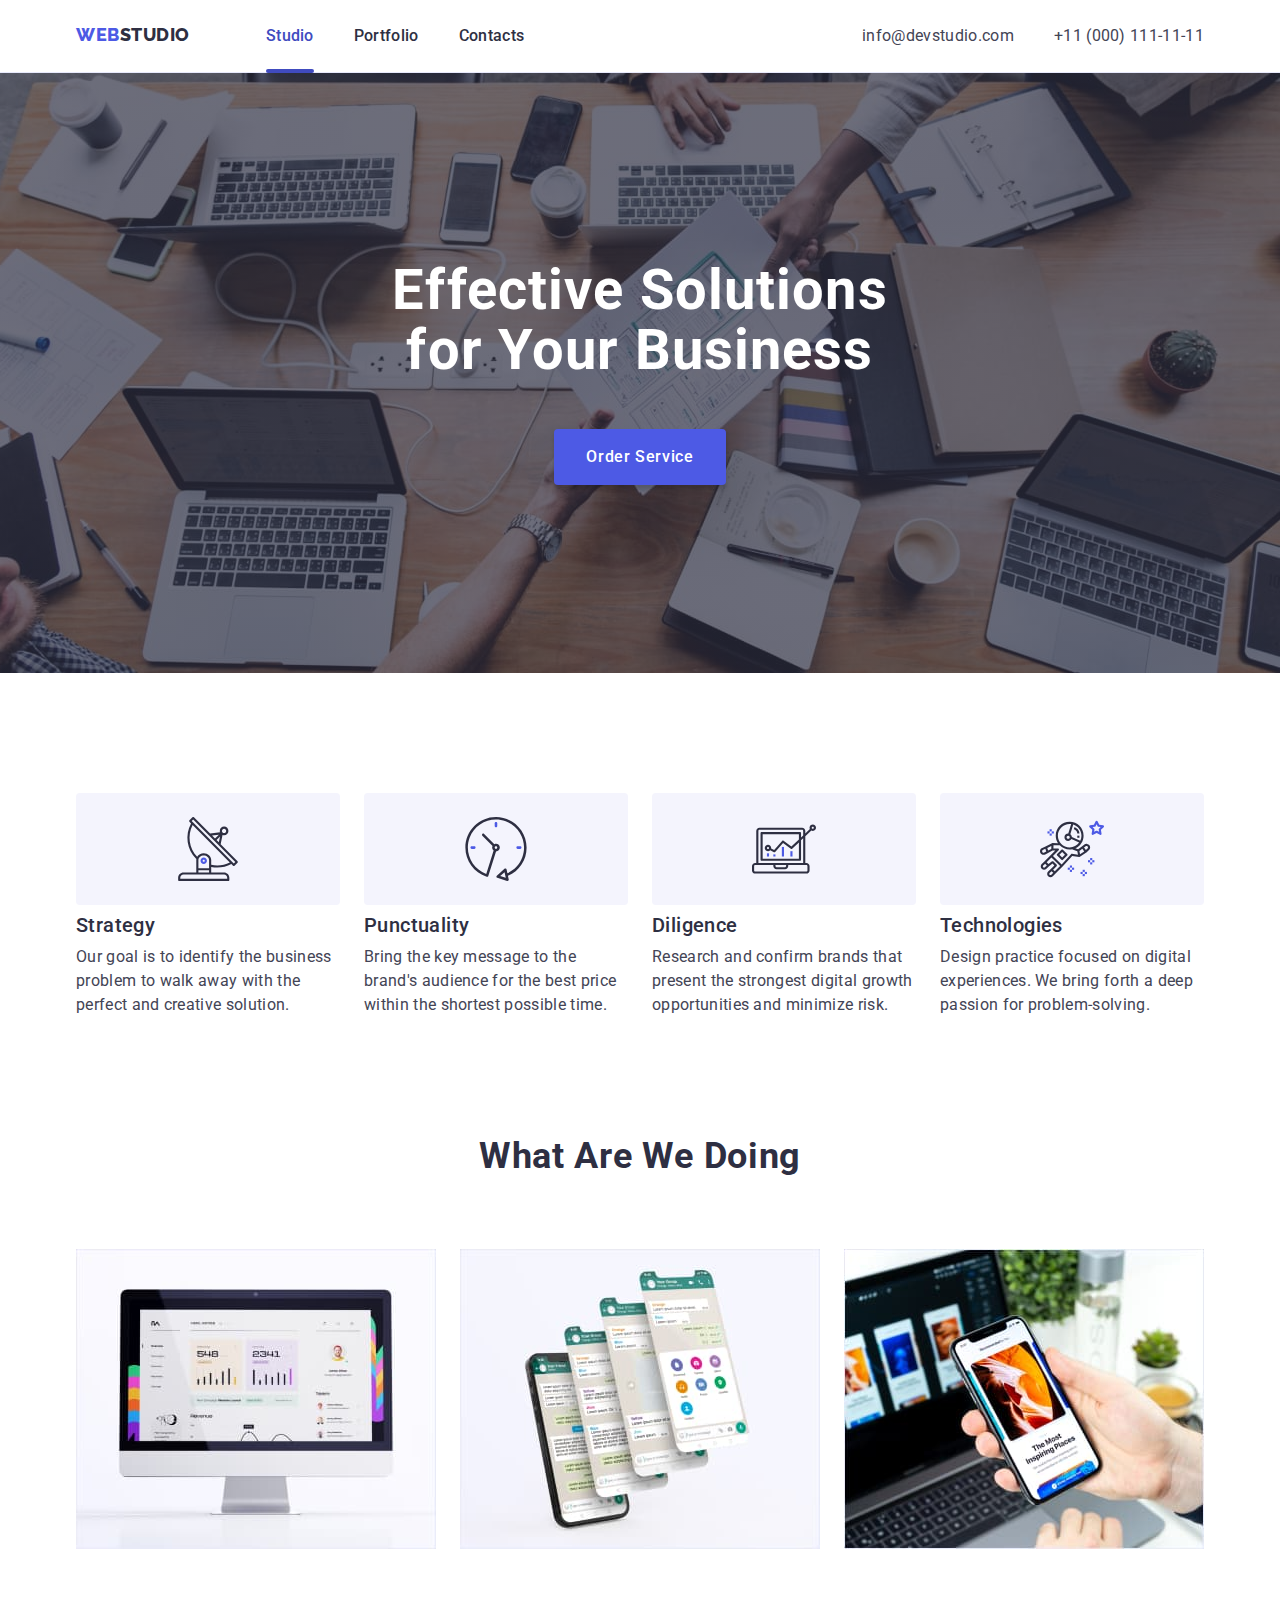
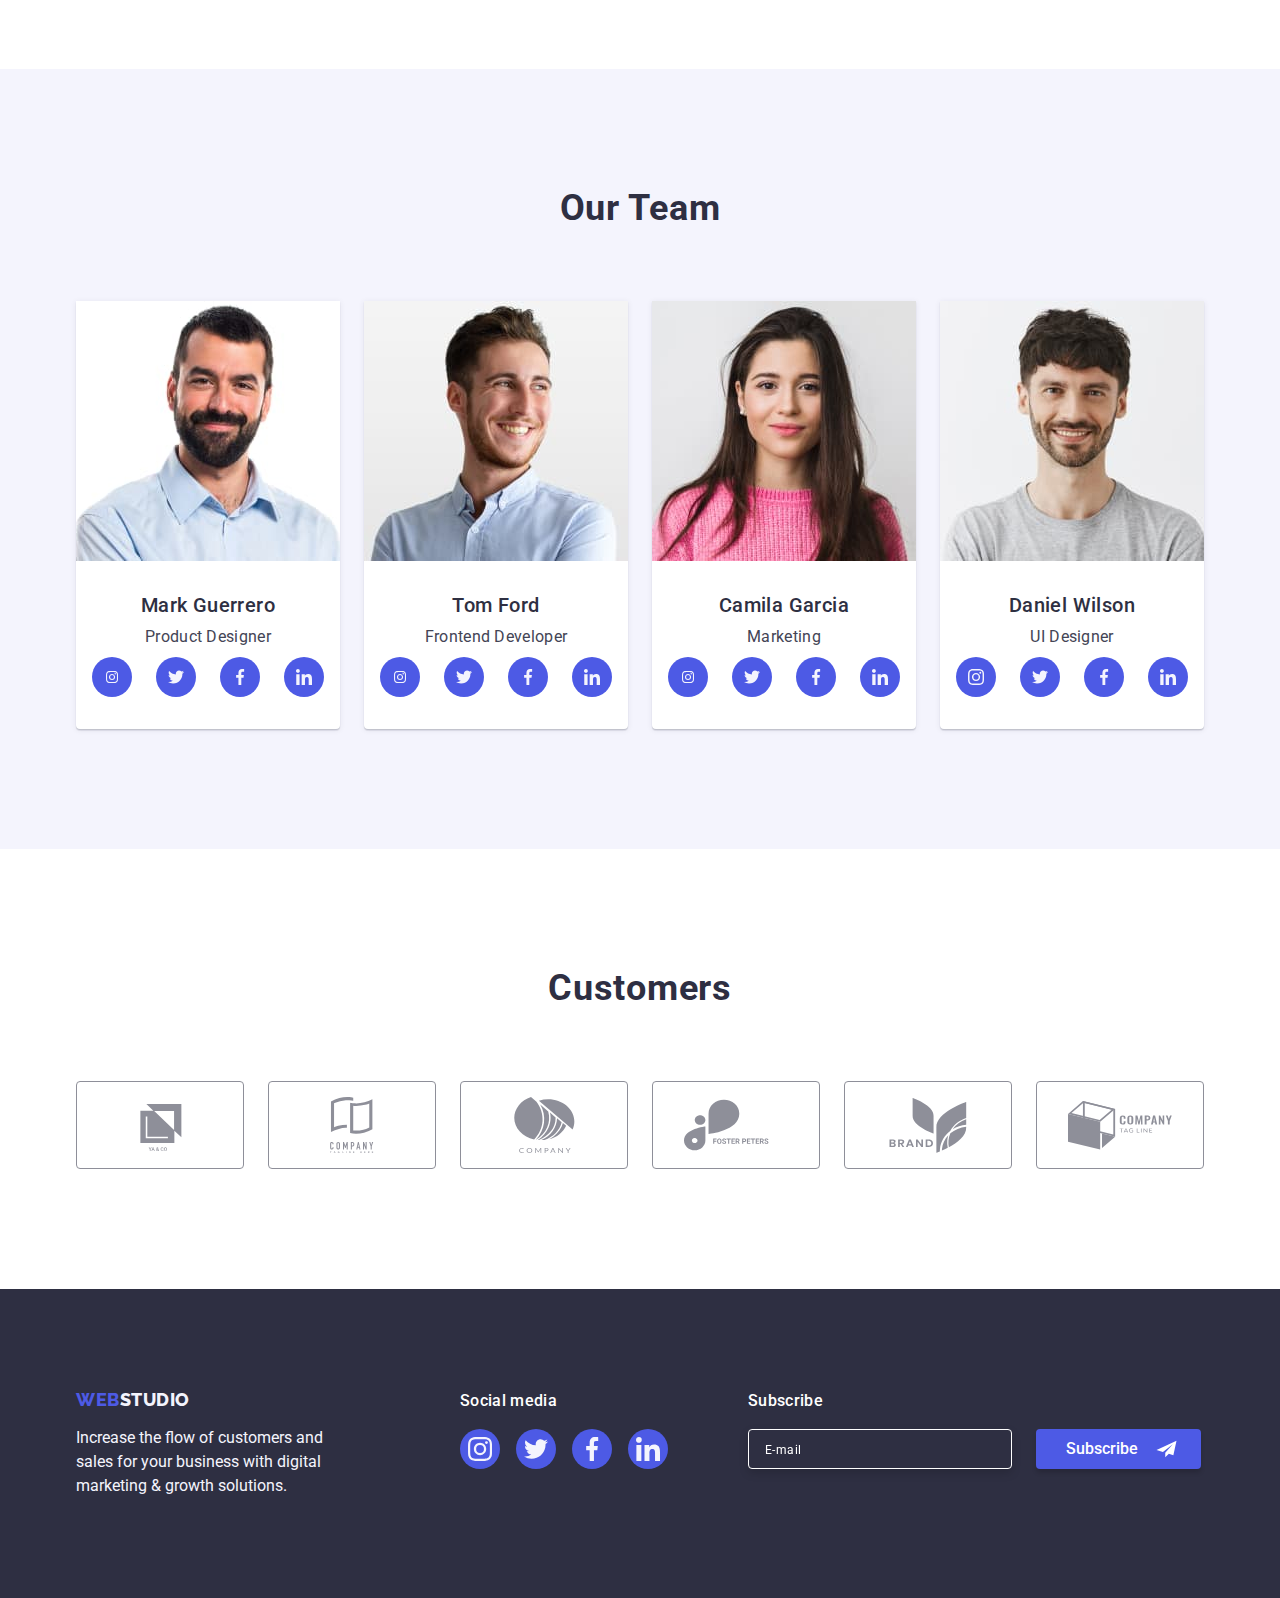
<file: index.html>
<!DOCTYPE html>
<html lang="en">
  <head>
    <meta charset="UTF-8" />
    <meta http-equiv="X-UA-Compatible" content="IE=edge" />
    <meta name="viewport" content="width=device-width, initial-scale=1.0" />
    <link rel="preconnect" href="https://fonts.googleapis.com" />
    <link rel="preconnect" href="https://fonts.gstatic.com" crossorigin />
    <link
      href="https://fonts.googleapis.com/css2?family=Raleway:wght@800&family=Roboto:wght@400;500;700;900&display=swap"
      rel="stylesheet"
    />
    <link
      rel="stylesheet"
      href="https://cdnjs.cloudflare.com/ajax/libs/modern-normalize/1.1.0/modern-normalize.min.css"
    />
    <title>WEBSTUDIO</title>
    <link rel="stylesheet" href="./css/styles.css" />
  </head>
  <body>
    <!-- HEADER -->
    <header class="header">
      <div class="container header-container">
        <nav>
          <!-- LOGO -->

          <a href="./index.html" class="logo-icon link"
            >Web<span class="icon-logo">Studio</span></a
          >

          <!-- NAVIGATION LIST -->

          <ul class="list nav-conteainer">
            <li class="nav-list-item container-item">
              <a class="link current link-itms" href="./index.html">Studio</a>
            </li>
            <li class="nav-list-item container-item">
              <a class="link link-itms" href="./portfolio.html">Portfolio</a>
            </li>
            <li class="nav-list-item container-item">
              <a class="link link-itms" href="">Contacts</a>
            </li>
          </ul>
        </nav>
        <!-- ADDRESS CONTACTS -->
        <address class="address-section">
          <ul class="list address-container">
            <li>
              <a class="contacts link" href="mailto:info@devstudio.com"
                >info@devstudio.com</a
              >
            </li>
            <li>
              <a class="contacts link" href="tel:+110001111111"
                >+11 (000) 111-11-11</a
              >
            </li>
          </ul>
        </address>
      </div>
    </header>
    <main>
      <!-- Section 1 -->

      <section class="hero-section">
        <div class="container">
          <h1 class="hero-title">Effective Solutions for Your Business</h1>
          <button
            data-modal-open
            type="button"
            class="order-button order-container"
          >
            Order Service
          </button>
        </div>
      </section>

      <!-- SECTION 2 ABOUT US -->

      <section class="section-about-us">
        <div class="container">
          <h2 class="visually-hidden">About us</h2>
          <ul class="list container-about">
            <li class="about-items icon-antenna">
              <h3 class="about-title">Strategy</h3>
              <p class="about-subtitle">
                Our goal is to identify the business problem to walk away with
                the perfect and creative solution.
              </p>
            </li>
            <li class="about-items icon-clock">
              <h3 class="about-title">Punctuality</h3>
              <p class="about-subtitle">
                Bring the key message to the brand's audience for the best price
                within the shortest possible time.
              </p>
            </li>
            <li class="about-items icon-diagram">
              <h3 class="about-title">Diligence</h3>
              <p class="about-subtitle">
                Research and confirm brands that present the strongest digital
                growth opportunities and minimize risk.
              </p>
            </li>
            <li class="about-items icon-astronaut">
              <h3 class="about-title">Technologies</h3>
              <p class="about-subtitle">
                Design practice focused on digital experiences. We bring forth a
                deep passion for problem-solving.
              </p>
            </li>
          </ul>
        </div>
      </section>
      <!-- SECTION 3 WORK -->
      <section>
        <div class="container">
          <h2 class="works-title">What are we doing</h2>
          <ul class="list work-container">
            <li class="work-list">
              <img
                src="./images/rectangle71.jpg"
                alt="view  monitor"
                width="360"
              />
            </li>
            <li class="work-list">
              <img
                src="./images/rectangle72.jpg"
                alt="view mobile phone"
                width="360"
              />
            </li>
            <li class="work-list">
              <img
                src="./images/Rectangle73.jpg"
                alt="view mobile phone and desktop"
                width="360"
              />
            </li>
          </ul>
        </div>
      </section>
      <!-- SECTION 4 WORK -->
      <section class="team-wrap">
        <div class="container">
          <h2 class="team-title">Our Team</h2>
          <ul class="list team-container">
            <li class="team-itms">
              <img
                src="./images/our_team_foto/mark_guerrero.jpg"
                alt="photo our Product Designer"
                width="264"
              />

              <div class="team-text-wrap">
                <h3 class="team-headline">Mark Guerrero</h3>
                <p class="team-text">Product Designer</p>

                <ul class="team-soc-list list">
                  <li class="team-soc-item">
                    <a class="team-soc-link link" href="">
                      <svg class="team-soc-icon" width="12px" height="12px">
                        <use
                          href="./images/symbol-defs.svg#icon-instagram-2"
                        ></use>
                      </svg>
                    </a>
                  </li>
                  <li class="team-soc-item">
                    <a class="team-soc-link link" href="">
                      <svg class="team-soc-icon" width="16px" height="16px">
                        <use
                          href="./images/symbol-defs.svg#icon-twitter-1"
                        ></use>
                      </svg>
                    </a>
                  </li>
                  <li class="team-soc-item">
                    <a class="team-soc-link link" href="">
                      <svg class="team-soc-icon" width="16px" height="16px">
                        <use
                          class="team-soc-icon"
                          href="./images/symbol-defs.svg#icon-facebook-1"
                        ></use>
                      </svg>
                    </a>
                  </li>
                  <li class="team-soc-item">
                    <a class="team-soc-link link" href="">
                      <svg class="team-soc-icon" width="16px" height="16px">
                        <use
                          class="team-soc-icon"
                          href="./images/symbol-defs.svg#icon-linkedin-1"
                        ></use>
                      </svg>
                    </a>
                  </li>
                </ul>
              </div>
            </li>
            <li class="team-itms">
              <img
                src="./images/our_team_foto/tom_ford.jpg"
                alt="photo our Frontend Developer"
                width="264"
              />
              <div class="team-text-wrap">
                <h3 class="team-headline">Tom Ford</h3>
                <p class="team-text">Frontend Developer</p>

                <ul class="team-soc-list list">
                  <li class="team-soc-item">
                    <a class="team-soc-link link" href="">
                      <svg class="team-soc-icon" width="12px" height="12px">
                        <use
                          href="./images/symbol-defs.svg#icon-instagram-2"
                        ></use>
                      </svg>
                    </a>
                  </li>
                  <li class="team-soc-item">
                    <a class="team-soc-link link" href="">
                      <svg class="team-soc-icon" width="16px" height="16px">
                        <use
                          href="./images/symbol-defs.svg#icon-twitter-1"
                        ></use>
                      </svg>
                    </a>
                  </li>
                  <li class="team-soc-item">
                    <a class="team-soc-link link" href="">
                      <svg class="team-soc-icon" width="16px" height="16px">
                        <use
                          class="team-soc-icon"
                          href="./images/symbol-defs.svg#icon-facebook-1"
                        ></use>
                      </svg>
                    </a>
                  </li>
                  <li class="team-soc-item">
                    <a class="team-soc-link link" href="">
                      <svg class="team-soc-icon" width="16px" height="16px">
                        <use
                          class="team-soc-icon"
                          href="./images/symbol-defs.svg#icon-linkedin-1"
                        ></use>
                      </svg>
                    </a>
                  </li>
                </ul>
              </div>
            </li>
            <li class="team-itms">
              <img
                src="./images/our_team_foto/camila_garcia.jpg"
                alt="photo our Marketing"
                width="264"
              />
              <div class="team-text-wrap">
                <h3 class="team-headline">Camila Garcia</h3>
                <p class="team-text">Marketing</p>

                <ul class="team-soc-list list">
                  <li class="team-soc-item">
                    <a class="team-soc-link link" href="">
                      <svg class="team-soc-icon" width="12px" height="12px">
                        <use
                          href="./images/symbol-defs.svg#icon-instagram-2"
                        ></use>
                      </svg>
                    </a>
                  </li>
                  <li class="team-soc-item">
                    <a class="team-soc-link link" href="">
                      <svg class="team-soc-icon" width="16px" height="16px">
                        <use
                          href="./images/symbol-defs.svg#icon-twitter-1"
                        ></use>
                      </svg>
                    </a>
                  </li>
                  <li class="team-soc-item">
                    <a class="team-soc-link link" href="">
                      <svg class="team-soc-icon" width="16px" height="16px">
                        <use
                          class="team-soc-icon"
                          href="./images/symbol-defs.svg#icon-facebook-1"
                        ></use>
                      </svg>
                    </a>
                  </li>
                  <li class="team-soc-item">
                    <a class="team-soc-link link" href="">
                      <svg class="team-soc-icon" width="16px" height="16px">
                        <use
                          class="team-soc-icon"
                          href="./images/symbol-defs.svg#icon-linkedin-1"
                        ></use>
                      </svg>
                    </a>
                  </li>
                </ul>
              </div>
            </li>
            <li class="team-itms">
              <img
                src="./images/our_team_foto/daniel_wilson.jpg"
                alt="photo our UI Designer"
                width="264"
              />
              <div class="team-text-wrap">
                <h3 class="team-headline">Daniel Wilson</h3>
                <p class="team-text">UI Designer</p>

                <ul class="team-soc-list list">
                  <li class="team-soc-item">
                    <a class="team-soc-link link" href="">
                      <svg class="team-soc-icon" width="16px" height="16px">
                        <use
                          href="./images/symbol-defs.svg#icon-instagram-2"
                        ></use>
                      </svg>
                    </a>
                  </li>
                  <li class="team-soc-item">
                    <a class="team-soc-link link" href="">
                      <svg class="team-soc-icon" width="16px" height="16px">
                        <use
                          href="./images/symbol-defs.svg#icon-twitter-1"
                        ></use>
                      </svg>
                    </a>
                  </li>
                  <li class="team-soc-item">
                    <a class="team-soc-link link" href="">
                      <svg class="team-soc-icon" width="16px" height="16px">
                        <use
                          class="team-soc-icon"
                          href="./images/symbol-defs.svg#icon-facebook-1"
                        ></use>
                      </svg>
                    </a>
                  </li>
                  <li class="team-soc-item">
                    <a class="team-soc-link link" href="">
                      <svg class="team-soc-icon" width="16px" height="16px">
                        <use
                          class="team-soc-icon"
                          href="./images/symbol-defs.svg#icon-linkedin-1"
                        ></use>
                      </svg>
                    </a>
                  </li>
                </ul>
              </div>
            </li>
          </ul>
        </div>
      </section>
      <!-- Customers -->
      <section class="customer">
        <div class="container">
          <h2 class="customer-title">Customers</h2>
          <ul class="customers-list list">
            <li class="customer-items">
              <a href="" class="customer-link link">
                <svg class="customer-icon" width="104px" height="56px">
                  <use href="./images/symbol-defs.svg#icon-yaco"></use>
                </svg>
              </a>
            </li>
            <li class="customer-items">
              <a href="" class="customer-link link">
                <svg class="customer-icon" width="104px" height="56px">
                  <use href="./images/symbol-defs.svg#icon-company2"></use>
                </svg>
              </a>
            </li>
            <li class="customer-items">
              <a href="" class="customer-link link">
                <svg class="customer-icon" width="104px" height="56px">
                  <use href="./images/symbol-defs.svg#icon-company3"></use>
                </svg>
              </a>
            </li>
            <li class="customer-items">
              <a href="" class="customer-link link">
                <svg class="customer-icon" width="104px" height="56px">
                  <use href="./images/symbol-defs.svg#icon-foster-peters"></use>
                </svg>
              </a>
            </li>
            <li class="customer-items">
              <a href="" class="customer-link link">
                <svg class="customer-icon" width="104px" height="56px">
                  <use href="./images/symbol-defs.svg#icon-brand"></use>
                </svg>
              </a>
            </li>
            <li class="customer-items">
              <a href="" class="customer-link link">
                <svg class="customer-icon" width="104px" height="56px">
                  <use href="./images/symbol-defs.svg#icon-tag-line"></use>
                </svg>
              </a>
            </li>
          </ul>
        </div>
      </section>
    </main>
    <footer class="footer">
      <div class="container footer-container">
        <div class="footer-logo-container">
          <a href="./index.html" class="logo-icon link"
            >Web<span class="icon-logo-footer">Studio</span></a
          >
          <p class="footer-text">
            Increase the flow of customers and sales for your business with
            digital marketing & growth solutions.
          </p>
        </div>

        <div class="footer-soc-container">
          <p class="footer-soc-text">Social media</p>
          <ul class="footer-soc-list list">
            <li class="footer-soc-item">
              <a class="footer-soc-link link" href="">
                <svg class="footer-soc-icon" width="24px" height="24px">
                  <use href="./images/symbol-defs.svg#icon-instagram-2"></use>
                </svg>
              </a>
            </li>
            <li class="footer-soc-item">
              <a class="footer-soc-link link" href="">
                <svg class="footer-soc-icon" width="24px" height="24px">
                  <use href="./images/symbol-defs.svg#icon-twitter-1"></use>
                </svg>
              </a>
            </li>
            <li class="footer-soc-item">
              <a class="footer-soc-link link" href="">
                <svg class="footer-soc-icon" width="24px" height="24px">
                  <use
                    class="team-soc-icon"
                    href="./images/symbol-defs.svg#icon-facebook-1"
                  ></use>
                </svg>
              </a>
            </li>
            <li class="footer-soc-item">
              <a class="footer-soc-link link" href="">
                <svg class="footer-soc-icon" width="24px" height="24px">
                  <use
                    class="team-soc-icon"
                    href="./images/symbol-defs.svg#icon-linkedin-1"
                  ></use>
                </svg>
              </a>
            </li>
          </ul>
        </div>
        <div class="subscribe-container">
          <p class="footer-soc-text">Subscribe</p>
          <form class="subscribe-wrap">
            <label aria-label="footer-input-subscribe">
              <input
                class="subscribe-input"
                type="email"
                name="email"
                id="email"
                placeholder="E-mail"
              />
            </label>
            <button type="submit" class="subscribe-btn">
              <span class="subscribe-text">Subscribe</span>
              <svg class="icon-send" widht="24" height="20">
                <use href="./images/form.svg#icon-icon_send"></use>
              </svg>
            </button>
          </form>
        </div>
      </div>
    </footer>
    <div data-modal class="backdrop is-hidden">
      <div class="modal">
        <button type="button" class="close-btn" data-modal-close>
          <svg class="close-icon">
            <use
              class="close-tag"
              href="./images/closetagdefs.svg#icon-Vector"
              width="8px"
              height="8px"
            ></use>
          </svg>
        </button>
        <p class="form-title">Leave your contacts and we will call you back</p>
        <form class="modal-form">
          <label class="form-subtitle">
            <span>Name</span>
            <div class="modal-wrap">
              <input class="modal-input" type="user-name" name="user-name" />
              <svg class="modal-icon" width="18px" height="18px">
                <use href="./images/form.svg#icon-person_black"></use>
              </svg>
            </div>
          </label>
          <label class="form-subtitle">
            <span>Phone</span>
            <div class="modal-wrap">
              <input class="modal-input" type="tel" name="user-tel" />
              <svg class="modal-icon" width="18px" height="24px">
                <use href="./images/form.svg#icon-phone_black"></use>
              </svg>
            </div>
          </label>

          <label class="form-subtitle">
            <span>Email</span>
            <div class="modal-wrap">
              <input class="modal-input" type="email" name="user-email" />
              <svg class="modal-icon" width="18px" height="24px">
                <use href="./images/form.svg#icon-email_black"></use>
              </svg>
            </div>
          </label>
          <label class="form-subtitle textarea">
            <span>Comment</span>
            <textarea
              class="textarea-input"
              name="comment"
              placeholder="Text input"
            ></textarea>
          </label>
          <div class="modal-feild">
            <input
              class="input-check visually-hidden"
              type="checkbox"
              name="privacy"
              id="privacy"
              value="tru"
            />
            <label for="privacy" class="check-text">
              <span>
                <svg class="check-icon" width="10px" height="8px">
                  <use href="./images/form.svg#icon-Check"></use>
                </svg>
              </span>
              I accept the terms and conditions of the
              <a class="privasy-link" href="">Privacy Policy </a>
            </label>
          </div>
          <button type="submit" class="send-btn">Send</button>
        </form>
      </div>
    </div>
    <script src="./js/modal.js"></script>
  </body>
</html>
</file>
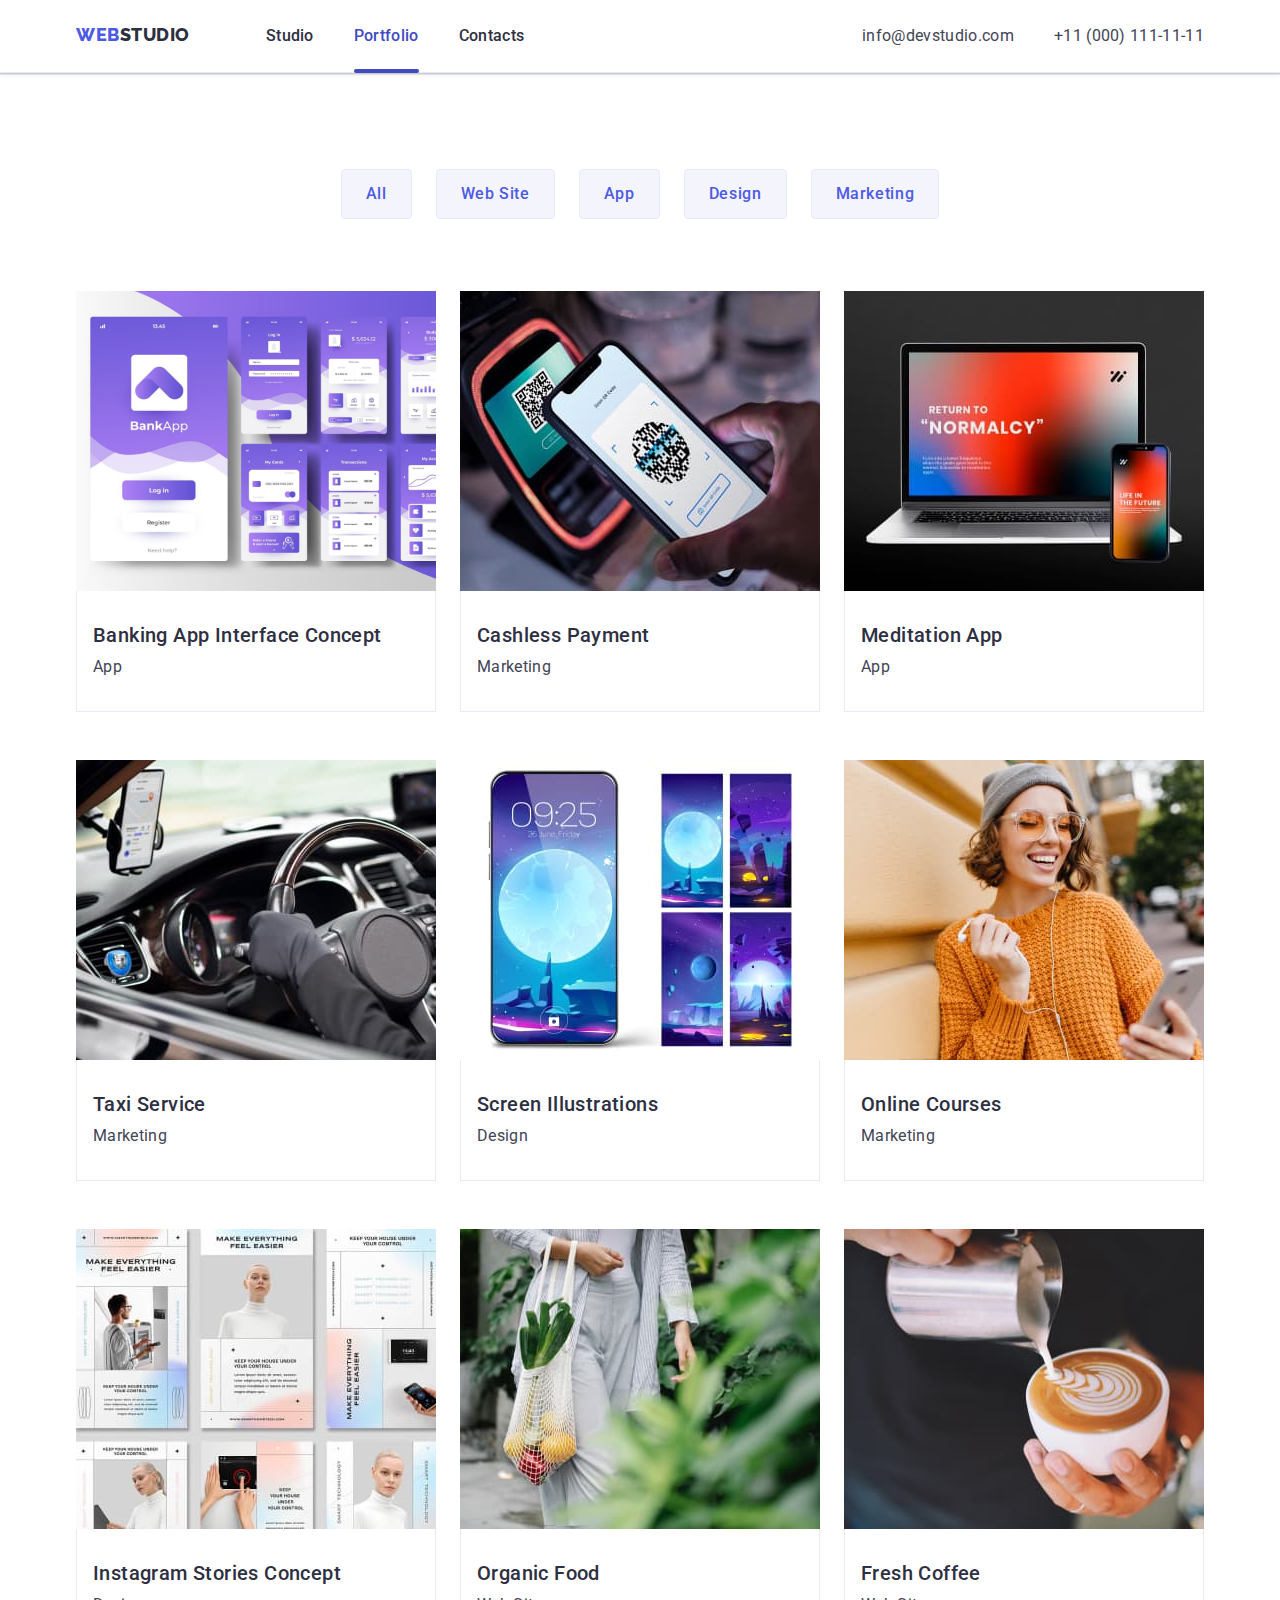
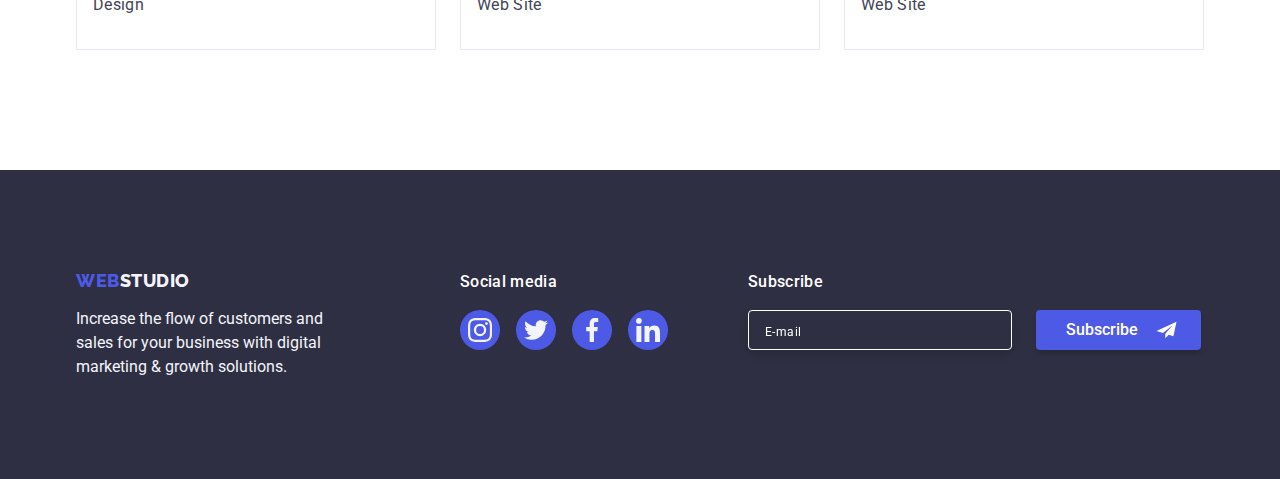
<file: portfolio.html>
<!DOCTYPE html>
<html lang="en">
  <head>
    <meta charset="UTF-8" />
    <meta http-equiv="X-UA-Compatible" content="IE=edge" />
    <meta name="viewport" content="width=device-width, initial-scale=1.0" />
    <link rel="preconnect" href="https://fonts.googleapis.com" />
    <link rel="preconnect" href="https://fonts.gstatic.com" crossorigin />
    <link
      href="https://fonts.googleapis.com/css2?family=Raleway:wght@800&family=Roboto:wght@400;500;700;900&display=swap"
      rel="stylesheet"
    />
    <link
      rel="stylesheet"
      href="https://cdnjs.cloudflare.com/ajax/libs/modern-normalize/1.1.0/modern-normalize.min.css"
    />
    <title>WEBSTUDIO</title>
    <link rel="stylesheet" href="./css/styles.css" />
  </head>
  <body>
    <header class="header">
      <div class="container header-container">
        <nav>
          <!-- LOGO -->

          <a href="./index.html" class="logo-icon link"
            >Web<span class="icon-logo">Studio</span></a
          >

          <!-- NAVIGATION LIST -->

          <ul class="list nav-conteainer">
            <li class="nav-list-item container-item">
              <a class="link link-itms" href="./index.html">Studio</a>
            </li>
            <li class="nav-list-item container-item">
              <a class="link current link-itms" href="./portfolio.html"
                >Portfolio</a
              >
            </li>
            <li class="nav-list-item container-item">
              <a class="link link-itms" href="">Contacts</a>
            </li>
          </ul>
        </nav>
        <!-- ADDRESS CONTACTS -->
        <address class="address-section">
          <ul class="list address-container">
            <li>
              <a class="contacts link" href="mailto:info@devstudio.com"
                >info@devstudio.com</a
              >
            </li>
            <li>
              <a class="contacts link" href="tel:+110001111111"
                >+11 (000) 111-11-11</a
              >
            </li>
          </ul>
        </address>
      </div>
    </header>
    <main>
      <section class="section-portfolio">
        <div class="container">
          <h1 class="visually-hidden">Portfolio</h1>
          <ul class="list filter-container">
            <li>
              <button class="filter-list-item" type="button">All</button>
            </li>
            <li>
              <button class="filter-list-item" type="button">Web Site</button>
            </li>
            <li>
              <button class="filter-list-item" type="button">App</button>
            </li>
            <li>
              <button class="filter-list-item" type="button">Design</button>
            </li>
            <li>
              <button class="filter-list-item" type="button">Marketing</button>
            </li>
          </ul>
          <ul class="list img-container">
            <li class="img-work">
              <a href="" class="img-link link">
                <div class="work-cover-wrap">
                  <img
                    src="./images/portfolio/banking_app_interface_concept.jpg"
                    alt="photo our app"
                    height="300"
                  />
                  <p class="work-cover-text">
                    14 Stylish and User-Friendly App Design Concepts · Task
                    Manager App · Calorie Tracker App · Exotic Fruit Ecommerce
                    App · Cloud Storage App
                  </p>
                </div>
                <div class="work-text-wrap">
                  <h2 class="work-lead">Banking App Interface Concept</h2>
                  <p class="work-lead-text">App</p>
                </div>
              </a>
            </li>
            <li class="img-work">
              <a href="" class="img-link link">
                <div class="work-cover-wrap">
                  <img
                    src="./images/portfolio/cashless_payment.jpg"
                    alt="photo Cashless Payment"
                    width="360"
                    height="300"
                  />
                  <p class="work-cover-text">
                    14 Stylish and User-Friendly App Design Concepts · Task
                    Manager App · Calorie Tracker App · Exotic Fruit Ecommerce
                    App · Cloud Storage App
                  </p>
                </div>
                <div class="work-text-wrap">
                  <h2 class="work-lead">Cashless Payment</h2>
                  <p class="work-lead-text">Marketing</p>
                </div>
              </a>
            </li>
            <li class="img-work">
              <a href="" class="img-link link">
                <div class="work-cover-wrap">
                  <img
                    src="./images/portfolio/meditation_app.jpg"
                    alt="photo leptop and phone with our app"
                    width="360"
                    height="300"
                  />
                  <p class="work-cover-text">
                    14 Stylish and User-Friendly App Design Concepts · Task
                    Manager App · Calorie Tracker App · Exotic Fruit Ecommerce
                    App · Cloud Storage App
                  </p>
                </div>
                <div class="work-text-wrap">
                  <h2 class="work-lead">Meditation App</h2>
                  <p class="work-lead-text">App</p>
                </div>
              </a>
            </li>

            <li class="img-work">
              <a href="" class="img-link link">
                <div class="work-cover-wrap">
                  <img
                    src="./images/portfolio/taxi_service.jpg"
                    alt="photo cellphone and taxi-driver"
                    width="360"
                    height="300"
                  />
                  <p class="work-cover-text">
                    14 Stylish and User-Friendly App Design Concepts · Task
                    Manager App · Calorie Tracker App · Exotic Fruit Ecommerce
                    App · Cloud Storage App
                  </p>
                </div>
                <div class="work-text-wrap">
                  <h2 class="work-lead">Taxi Service</h2>
                  <p class="work-lead-text">Marketing</p>
                </div>
              </a>
            </li>
            <li class="img-work">
              <a href="" class="img-link link">
                <div class="work-cover-wrap">
                  <img
                    src="./images/portfolio/screen_illustrations.jpg"
                    alt="cellphone and screen illustrations"
                    width="360"
                    height="300"
                  />
                  <p class="work-cover-text">
                    14 Stylish and User-Friendly App Design Concepts · Task
                    Manager App · Calorie Tracker App · Exotic Fruit Ecommerce
                    App · Cloud Storage App
                  </p>
                </div>
                <div class="work-text-wrap">
                  <h2 class="work-lead">Screen Illustrations</h2>
                  <p class="work-lead-text">Design</p>
                </div>
              </a>
            </li>
            <li class="img-work">
              <a href="" class="img-link link">
                <div class="work-cover-wrap">
                  <img
                    src="./images/portfolio/online_courses.jpg"
                    alt="girl with cellphone"
                    width="360"
                    height="300"
                  />
                  <p class="work-cover-text">
                    14 Stylish and User-Friendly App Design Concepts · Task
                    Manager App · Calorie Tracker App · Exotic Fruit Ecommerce
                    App · Cloud Storage App
                  </p>
                </div>
                <div class="work-text-wrap">
                  <h2 class="work-lead">Online Courses</h2>
                  <p class="work-lead-text">Marketing</p>
                </div>
              </a>
            </li>

            <li class="img-work">
              <a href="" class="img-link link">
                <div class="work-cover-wrap">
                  <img
                    src="./images/portfolio/instagram_stories_concept.jpg"
                    alt="phone pages from instagram"
                    width="360"
                    height="300"
                  />
                  <p class="work-cover-text">
                    14 Stylish and User-Friendly App Design Concepts · Task
                    Manager App · Calorie Tracker App · Exotic Fruit Ecommerce
                    App · Cloud Storage App
                  </p>
                </div>
                <div class="work-text-wrap">
                  <h2 class="work-lead">Instagram Stories Concept</h2>
                  <p class="work-lead-text">Design</p>
                </div>
              </a>
            </li>
            <li class="img-work">
              <a href="" class="img-link link">
                <div class="work-cover-wrap">
                  <img
                    src="./images/portfolio/organic_food.jpg"
                    alt="photo lady with organic food"
                    width="360"
                    height="300"
                  />
                  <p class="work-cover-text">
                    14 Stylish and User-Friendly App Design Concepts · Task
                    Manager App · Calorie Tracker App · Exotic Fruit Ecommerce
                    App · Cloud Storage App
                  </p>
                </div>
                <div class="work-text-wrap">
                  <h2 class="work-lead">Organic Food</h2>
                  <p class="work-lead-text">Web Site</p>
                </div>
              </a>
            </li>
            <li class="img-work">
              <a href="" class="img-link link">
                <div class="work-cover-wrap">
                  <img
                    src="./images/portfolio/fresh_coffee.jpg"
                    alt="photo cup of Coffee"
                    width="360"
                    height="300"
                  />
                  <p class="work-cover-text">
                    14 Stylish and User-Friendly App Design Concepts · Task
                    Manager App · Calorie Tracker App · Exotic Fruit Ecommerce
                    App · Cloud Storage App
                  </p>
                </div>
                <div class="work-text-wrap">
                  <h2 class="work-lead">Fresh Coffee</h2>
                  <p class="work-lead-text">Web Site</p>
                </div>
              </a>
            </li>
          </ul>
        </div>
      </section>
    </main>
    <footer class="footer">
      <div class="container footer-container">
        <div class="footer-logo-container">
          <a href="./index.html" class="logo-icon link"
            >Web<span class="icon-logo-footer">Studio</span></a
          >
          <p class="footer-text">
            Increase the flow of customers and sales for your business with
            digital marketing & growth solutions.
          </p>
        </div>

        <div class="footer-soc-container">
          <p class="footer-soc-text">Social media</p>
          <ul class="footer-soc-list list">
            <li class="footer-soc-item">
              <a class="footer-soc-link link" href="">
                <svg class="footer-soc-icon" width="24px" height="24px">
                  <use href="./images/symbol-defs.svg#icon-instagram-2"></use>
                </svg>
              </a>
            </li>
            <li class="footer-soc-item">
              <a class="footer-soc-link link" href="">
                <svg class="footer-soc-icon" width="24px" height="24px">
                  <use href="./images/symbol-defs.svg#icon-twitter-1"></use>
                </svg>
              </a>
            </li>
            <li class="footer-soc-item">
              <a class="footer-soc-link link" href="">
                <svg class="footer-soc-icon" width="24px" height="24px">
                  <use
                    class="team-soc-icon"
                    href="./images/symbol-defs.svg#icon-facebook-1"
                  ></use>
                </svg>
              </a>
            </li>
            <li class="footer-soc-item">
              <a class="footer-soc-link link" href="">
                <svg class="footer-soc-icon" width="24px" height="24px">
                  <use
                    class="team-soc-icon"
                    href="./images/symbol-defs.svg#icon-linkedin-1"
                  ></use>
                </svg>
              </a>
            </li>
          </ul>
        </div>
        <div class="subscribe-container">
          <p class="footer-soc-text">Subscribe</p>
          <form>
            <div class="subscribe-wrap">
              <label aria-label="footer-input-subscribe">
                <input
                  class="subscribe-input"
                  type="email"
                  name="email"
                  id="email"
                  placeholder="E-mail"
                />
              </label>
              <button type="submit" class="subscribe-btn">
                <span class="subscribe-text">Subscribe</span>
                <svg class="icon-send" widht="24" height="20">
                  <use href="./images/form.svg#icon-icon_send"></use>
                </svg>
              </button>
            </div>
          </form>
        </div>
      </div>
    </footer>
  </body>
</html>
</file>
<file: css/styles.css>
:root {
  --primary-text-color: #2e2f42;
  --secondary-text-color: #434455;
  --white-text-colot: #ffffff;
  --footer-text-color: #f4f4fd;
  --web-text-color: #4d5ae5;
  --hover-focus-color: #404bbf;
  --transition-timing-function: cubic-bezier(0.4, 0, 0.2, 1);
}
body {
  font-family: "Roboto", sans-serif;
  color: #434455;
  background-color: #ffffff;
}
h1,
h2,
h3,
h4,
h5,
h6,
p,
ul {
  margin: 0;
}
a {
  text-decoration: none;
}
img {
  display: block;
  max-width: 100%;
}
nav {
  display: flex;
}

.list {
  list-style: none;
  padding: 0;
}
.link {
  text-decoration: none;
}
.container {
  width: 1158px;
  margin: 0 auto;
  padding: 0 15px;
  /* box-sizing: border-box; */
  /* outline: 1px red solid; */
}
.visually-hidden {
  position: absolute;
  width: 1px;
  height: 1px;
  margin: -1px;
  border: 0;
  padding: 0;
  white-space: nowrap;
  clip-path: inset(100%);
  clip: rect(0 0 0 0);
  overflow: hidden;
}

/* Header-Container */
.header {
  padding: 24px 0;
  width: 100%;
  background-color: #ffffff;
  border-bottom: 1px solid #e7e9fc;
  box-shadow: 0px 2px 1px rgba(46, 47, 66, 0.08),
    0px 1px 1px rgba(46, 47, 66, 0.16), 0px 1px 6px rgba(46, 47, 66, 0.08);
}
.header-container {
  display: flex;
  /* padding: 0 15px; */
}

/* WebStudio logo header */
.logo-container {
  display: block;
}
.logo-icon {
  font-family: "Raleway", sans-serif;
  font-weight: 800;
  font-size: 18px;
  line-height: 1.17;
  letter-spacing: 0.03em;
  text-transform: uppercase;
  color: var(--web-text-color);
}
.icon-logo {
  color: var(--primary-text-color);
}

/* WebStudio navigation */

.nav-conteainer {
  display: flex;
  /* align-items: center; */
  gap: 40px;
  margin-left: 76px;
}
.container-item {
  display: flex;
}

.current::after {
  content: "";
  position: absolute;
  width: 100%;
  height: 4px;
  background: #404bbf;
  border-radius: 2px;
  left: 0;
  bottom: -25px;
}
.nav-list-item {
  position: relative;
  font-weight: 500;
  font-size: 16px;
  line-height: 1.5;
  letter-spacing: 0.02em;
}
.link-itms {
  color: var(--primary-text-color);
  transition: color 250ms var(--transition-timing-function);
}
.link-itms:hover {
  color: var(--hover-focus-color);
  /* transition: transform 250ms var(--transition-timing-function); */
}
.link-itms:focus {
  color: var(--hover-focus-color);
  /* transition: transform 250ms var(--transition-timing-function); */
}
.link-itms:hover:focus::after {
  position: absolute;
  bottom: 0;
  content: "";
  width: 100%;
  height: 4px;
  background: #404bbf;
  border-radius: 2px;
}
.current {
  position: relative;
  color: var(--hover-focus-color);
}

/* ADDRESS CONTACTS */

.address-container {
  display: flex;
  gap: 40px;
}
.address-section {
  font-style: normal;
  margin-left: auto;
}
.address-items {
  display: flex;
  justify-content: flex-end;
}

.contacts {
  font-size: 16px;
  line-height: 1.5;
  letter-spacing: 0.02em;
  color: #434455;
  text-decoration: none;
  display: block;
  transition: color 250ms var(--transition-timing-function);
}
.contacts:hover {
  color: var(--hover-focus-color);
  /* transition: transform 250ms var(--transition-timing-function); */
}
.contacts:focus {
  color: var(--hover-focus-color);
  /* transition: transform 250ms var(--transition-timing-function); */
}
/* Section 1 */
.hero-section {
  background: #2e2f42;
  background-image: linear-gradient(
      rgba(46, 47, 66, 0.7),
      rgba(46, 47, 66, 0.7)
    ),
    url(../images/people-office.jpeg);
  background-repeat: no-repeat;
  background-size: cover;
  background-position: center;
  padding: 188px 0;
  text-align: center;
  max-width: 1440px;
  height: 600px;
  margin: 0 auto;
}
.hero-title {
  font-weight: 700;
  max-width: 496px;
  margin: 0 auto;
  font-size: 56px;
  line-height: 1.07;
  text-align: center;
  color: #ffffff;
  letter-spacing: 0.02em;
}
.order-button:hover {
  background-color: var(--hover-focus-color);
  transition: transform 250ms var(--transition-timing-function);
}
.order-button:focus {
  background-color: var(--hover-focus-color);
  transition: transform 250ms var(--transition-timing-function);
}
.order-container {
  display: block;
  margin: 0 auto;
  margin-top: 48px;
}
.order-button {
  font-family: "Roboto", sans-serif;
  min-width: 169px;
  padding: 16px 32px;
  border: none;
  background: #4d5ae5;
  box-shadow: 0px 4px 4px rgba(0, 0, 0, 0.15);
  border-radius: 4px;
  font-weight: 500;
  font-size: 16px;
  line-height: 1.5;
  letter-spacing: 0.04em;
  cursor: pointer;
  color: #ffffff;
  transition: background-color 250ms var(--transition-timing-function);
}
/* BACKDROP */
.backdrop {
  position: fixed;
  width: 100%;
  height: 100%;
  top: 0;
  left: 0;
  background: rgba(46, 47, 66, 0.4);
  box-shadow: 0px 4px 4px rgba(0, 0, 0, 0.25);
  transition: opacity 250ms var(--transition-timing-function),
    visibility 250ms var(--transition-timing-function);
}
.is-hidden {
  opacity: 0;
  visibility: hidden;
  pointer-events: none;
}

.modal {
  position: absolute;
  top: 50%;
  left: 50%;
  transform: translate(-50%, -50%);
  width: 408px;
  height: 576px;
  padding: 72px 24px 24px;
  background: #fcfcfc;
  box-shadow: 0px 1px 1px rgba(0, 0, 0, 0.14), 0px 1px 3px rgba(0, 0, 0, 0.12),
    0px 2px 1px rgba(0, 0, 0, 0.2);
  border-radius: 4px;
}

.text-container {
  display: block;
  padding: 15px;
}

.close-btn {
  position: absolute;
  top: 24px;
  right: 24px;
  width: 24px;
  height: 24px;
  cursor: pointer;
  background: #e7e9fc;
  border-radius: 50%;
  border: 1px solid rgba(0, 0, 0, 0.1);
  box-shadow: 0px 1px 3px rgba(0, 0, 0, 0.12), 0px 1px 1px rgba(0, 0, 0, 0.14),
    0px 2px 1px rgba(0, 0, 0, 0.2);
  display: block;
  margin-left: auto;
  margin-top: 0;
  transition: background-color 250ms var(--transition-timing-function),
    border-radius 250ms var(--transition-timing-function),
    fill 250ms var(--transition-timing-function);
}
.close-btn:hover,
.close-btn:focus {
  background: #404bbf;
  border-radius: 50%;
  fill: #ffffff;
}
.close-icon {
  position: absolute;
  top: 50%;
  left: 50%;
  transform: translate(-50%, -50%);
  width: 8px;
  height: 8px;
}
/* FORM */
.form-title {
  font-family: "Roboto";
  font-style: normal;
  font-weight: 500;
  font-size: 16px;
  line-height: 1.5;
  text-align: center;
  letter-spacing: 0.02em;
  margin-bottom: 16px;
  color: var(--primary-text-color);
}

.form-subtitle {
  font-family: "Roboto";
  font-style: normal;
  font-weight: 400;
  font-size: 12px;
  line-height: 14px;
  letter-spacing: 0.01em;
  color: #8e8f99;
  display: block;
  margin-bottom: 8px;
}
.textarea {
  margin-bottom: 16px;
}
.form-subtitle span {
  display: block;

  margin-bottom: 4px;
}
.modal-wrap {
  position: relative;
}
.modal-input {
  width: 100%;
  height: 40px;
  border: 1px solid rgba(46, 47, 66, 0.4);
  border-radius: 4px;
  padding-left: 38px;
  outline: transparent;
  transition: border 250ms var(--web-text-color);
}
.modal-icon {
  position: absolute;
  top: 50%;
  left: 16px;
  transform: translateY(-50%);
  fill: #2e2f42;
  transition: fill 250ms var(--web-text-color);
}
.modal-input:focus {
  border: 1px solid #4d5ae5;
  border-radius: 4px;
}
.modal-input:focus + .modal-icon {
  fill: #4d5ae5;
}
.textarea-input {
  width: 100%;
  height: 120px;
  border: 1px solid rgba(46, 47, 66, 0.4);
  border-radius: 4px;
  resize: none;
  padding-top: 8px;
  padding-left: 16px;
}
.textarea-input::placeholder {
  font-family: "Roboto";
  font-style: normal;
  font-weight: 400;
  font-size: 12px;
  line-height: 1.2;
  letter-spacing: 0.04em;
  color: rgba(46, 47, 66, 0.4);
}
.check-text {
  display: flex;
  font-family: "Roboto";
  font-style: normal;
  font-weight: 400;
  font-size: 12px;
  line-height: 14px;
  letter-spacing: 0.04em;
  color: #8e8f99;
}
.check-text span {
  width: 16px;
  height: 16px;
  border: 1px solid rgba(46, 47, 66, 0.4);
  border-radius: 2px;
  margin-right: 8px;
  display: flex;
  align-items: center;
  justify-content: center;
  fill: transparent;
}
.modal-feild {
  margin-bottom: 24px;
}
.privasy-link {
  padding-left: 4px;
  text-decoration: underline;
  color: #4d5ae5;
}
.input-check:checked + .check-text span {
  background: #404bbf;
  border: 1px solid #404bbf;
  border-radius: 2px;
  fill: #f4f4fd;
}
.input-check:focus + .check-text span {
  border: 1px solid #404bbf;
  border-radius: 2px;
}
.send-btn {
  font-family: "Roboto", sans-serif;
  min-width: 169px;
  padding: 16px 32px;
  border: none;
  background: #4d5ae5;
  box-shadow: 0px 4px 4px rgba(0, 0, 0, 0.15);
  border-radius: 4px;
  font-weight: 500;
  font-size: 16px;
  line-height: 1.5;
  letter-spacing: 0.04em;
  cursor: pointer;
  color: #ffffff;
  transition: background-color 250ms var(--transition-timing-function);
  display: block;
  margin: 0 auto;
}
.send-btn:focus {
  background-color: var(--hover-focus-color);
  transition: transform 250ms var(--transition-timing-function);
}
/* SECTION 2 ABOUT US */
.section-about-us {
  padding: 120px 0;
}
.about-us-title {
  display: none;
}
.container-about {
  display: flex;
  gap: 24px;
}
.about-items {
  min-width: 264px;
  cursor: pointer;
  transition: box-shadow 250ms var(--transition-timing-function);
}
.about-items::before {
  display: block;
  content: "";
  height: 112px;
  background-size: contain;
  background-repeat: no-repeat;
  background-position: center;
  background: #f4f4fd;
  border-radius: 4px;
  margin-bottom: 8px;
  /* transition: transform 250ms var(--transition-timing-function); */
}
.about-items:hover::before,
.about-items:focus::before {
  /* transition: transform 250ms var(--transition-timing-function); */
  filter: box-shadow(0px 4px 4px rgba(0, 0, 0, 0.25));
}

.icon-antenna::before {
  background-image: url(../images/antenna\ .svg);
  background-repeat: no-repeat;
  background-position: center;
}
.icon-clock::before {
  background-image: url(../images/clock\ .svg);
  background-repeat: no-repeat;
  background-position: center;
}
.icon-diagram::before {
  background-image: url(../images/diagram\ .svg);
  background-repeat: no-repeat;
  background-position: center;
}
.icon-astronaut::before {
  background-image: url(../images/astronaut\ .svg);
  background-repeat: no-repeat;
  background-position: center;
}
.about-title {
  color: #2e2f42;
  font-weight: 500;
  font-size: 20px;
  line-height: 1.2;
  letter-spacing: 0.02em;
  margin-bottom: 8px;
}

.about-subtitle {
  font-weight: 400;
  font-size: 16px;
  line-height: 1.5;
  color: #434455;
  letter-spacing: 0.02em;
}
/* SECTION 3 WORK */
.work-container {
  display: flex;
  margin: 0 auto;
}

.worf-section {
  padding-bottom: 120px 0;
}
.works-title {
  font-size: 36px;
  line-height: 1.11;
  text-align: center;
  letter-spacing: 0.02em;
  text-transform: capitalize;
  color: #2e2f42;
  margin-bottom: 72px;
}
.work-list {
  margin-bottom: 120px;
}
.work-list:not(:last-child) {
  margin-right: 24px;
}
/* SECTION 4 TEAM */
.team-container {
  display: flex;
}
.team-wrap {
  background: #f4f4fd;
  padding: 120px 0;
}
.team-title {
  font-weight: 700;
  font-size: 36px;
  line-height: 40px;
  text-align: center;
  letter-spacing: 0.02em;
  text-transform: capitalize;
  color: #2e2f42;
  line-height: 1.11;
  margin-bottom: 72px;
}

.team-itms {
  width: 264px;
  background: #ffffff;
  box-shadow: 0px 1px 6px rgba(46, 47, 66, 0.08),
    0px 1px 1px rgba(46, 47, 66, 0.16), 0px 2px 1px rgba(46, 47, 66, 0.08);
  border-radius: 0px 0px 4px 4px;
}
.team-itms:not(:last-child) {
  margin-right: 24px;
}

.team-text-wrap {
  padding: 32px 16px;
}
.team-soc-list {
  display: flex;
  justify-content: center;
  gap: 24px;
  margin-top: 8px;
}

.team-soc-item {
  width: 40px;
  height: 40px;
}
.team-soc-link:hover,
.team-soc-link:focus {
  background-color: var(--hover-focus-color);
  filter: drop-shadow(0px 4px 4px rgba(0, 0, 0, 0.25));
}
.team-soc-link {
  width: 100%;
  height: 100%;
  border-radius: 50%;
  background-color: #4d5ae5;
  display: flex;
  align-items: center;
  justify-content: center;
  transition: background-color 250ms var(--transition-timing-function),
    filter 250ms var(--transition-timing-function);
}

.team-soc-icon {
  fill: #ffffff;
}
.team-headline {
  font-weight: 500;
  font-size: 20px;
  line-height: 1.2;
  text-align: center;
  color: #2e2f42;
  letter-spacing: 0.02em;
}
.team-text {
  font-weight: 400;
  font-size: 16px;
  line-height: 1.5;
  text-align: center;
  letter-spacing: 0.02em;
  color: #434455;
  margin-top: 8px;
}
/* Section Customer */
.customer {
  padding: 120px 0;
}
.customer-title {
  text-align: center;
  font-family: "Roboto";
  font-style: normal;
  font-weight: 700;
  font-size: 36px;
  line-height: 1.1;
  text-align: center;
  letter-spacing: 0.02em;
  text-transform: capitalize;
  color: var(--primary-text-color);
}
.customers-list {
  display: flex;
  justify-content: center;
  gap: 24px;
  margin-top: 72px;
}

.customer-link {
  border-radius: 4px;
  width: 168px;
  height: 88px;
  align-items: center;
  justify-content: center;
  display: flex;
  border: 1px solid currentColor;
  color: #8e8f99;
  transition: color 250ms var(--transition-timing-function),
    filter 250ms var(--transition-timing-function);
}
.customer-link:hover,
.customer-link:focus {
  filter: drop-shadow(0px 4px 4px rgba(0, 0, 0, 0.25));
  color: var(--hover-focus-color);
}
.customer-icon {
  fill: currentColor;
}
.customer-icon:hover,
.customer-icon:focus {
}

/* FOOTER */
.footer-container {
  display: flex;
}
.footer-soc-container {
  margin-left: 120px;
}
.footer-soc-text {
  margin-bottom: 16px;
}

.footer {
  background-color: #2e2f42;
  padding: 100px 0;
}
.icon-logo-footer {
  color: #f4f4fd;
}
.footer-text {
  margin-top: 16px;
  color: #f4f4fd;
  max-width: 264px;
  line-height: 1.5;
}
.footer-soc-link {
  display: flex;
  transition: background-color 250ms var(--transition-timing-function);
}
.footer-soc-link:hover,
.footer-soc-link:focus {
  background-color: #31d0aa;
}
.soc-text {
  font-family: "Roboto";
  line-height: 1.5;
  letter-spacing: 0.02em;
  color: #ffffff;
}
.subscribe-container {
  margin-left: 80px;
}
.subscribe-input {
  width: 264px;
  height: 40px;
  background: #2e2f42;
  border: 1px solid #ffffff;
  filter: drop-shadow(0px 4px 4px rgba(0, 0, 0, 0.15));
  border-radius: 4px;
  color: #ffffff;
  padding-left: 16px;
}

.subscribe-input::placeholder {
  font-family: "Roboto";
  font-style: normal;
  font-weight: 400;
  font-size: 12px;
  line-height: 24px;
  display: flex;
  align-items: center;
  letter-spacing: 0.04em;
  color: #ffffff;
  padding: 8px 0;
}
.subscribe-wrap {
  display: flex;
}
.subscribe-btn {
  display: flex;
  align-items: center;
  justify-content: center;
  width: 165px;
  height: 40px;
  background: #4d5ae5;
  border: none;
  box-shadow: 0px 4px 4px rgba(0, 0, 0, 0.15);
  border-radius: 4px;
  margin-left: 24px;
  cursor: pointer;
  transition: background-color 250ms var(--transition-timing-function);
}
.subscribe-btn:hover,
.subscribe-btn:focus {
  background: #404bbf;
  border: none;
  box-shadow: 0px 4px 4px rgba(0, 0, 0, 0.15);
  border-radius: 4px;
}
.subscribe-text {
  font-family: "Roboto";
  font-style: normal;
  font-weight: 500;
  font-size: 16px;
  line-height: 1.5;
  color: #ffffff;
  padding: 8px 0 8px 24px;
}
/* Portfolio main page */
.section-portfolio {
  padding-top: 96px;
  padding-bottom: 120px;
}

/* Portfolio button */
.filter-container {
  display: flex;
  justify-content: center;
  gap: 24px;
  margin-bottom: 72px;
}
.filter-list-item:focus,
.filter-list-item:hover {
  color: #ffffff;
  background-color: #404bbf;
  filter: drop-shadow(0px 4px 4px rgba(0, 0, 0, 0.25));
  /* transition: transform 250ms var(--transition-timing-function); */
}
.filter-list-item {
  cursor: pointer;
  font-family: "Roboto", sans-serif;
  font-weight: 500;
  font-size: 16px;
  line-height: 1.5;
  letter-spacing: 0.04em;
  color: #4d5ae5;
  padding: 12px 24px;
  background-color: #f4f4fd;
  border: 1px solid #e7e9fc;
  border-radius: 4px;
  cursor: pointer;
  transition: color 250ms var(--transition-timing-function),
    background-color 250ms var(--transition-timing-function),
    filter 250ms var(--transition-timing-function);
}

/* Photo list work */
.img-container {
  display: flex;
  flex-wrap: wrap;
  gap: 48px 24px;
}
.img-link {
  display: block;
  transition: box-shadow 250ms var(--transition-timing-function);
}
.img-link:hover,
.img-link:focus {
  transition: transform 250ms var(--transition-timing-function);
  box-shadow: 0px 1px 6px rgba(46, 47, 66, 0.08);
}
.img-link:hover .work-cover-text,
.img-link:focus .work-cover-text {
  transform: translate(0);
}
.img-link:focus .work-cover-text {
  transform: translate(0);
}
.work-cover-wrap {
  position: relative;
  overflow: hidden;
}
.work-cover-text {
  position: absolute;
  top: 0;
  height: 100%;
  font-family: "Roboto";
  line-height: 1.5;
  letter-spacing: 0.02em;
  color: #f4f4fd;
  background: var(--web-text-color);
  padding: 40px 32px 164px;
  transform: translateY(100%);
  transition: transform 250ms var(--transition-timing-function);
}

.work-text-wrap {
  padding: 32px 16px;
  border: 1px solid #e7e9fc;
  border-top: 0;
}

/* .img-work:hover:focus {
  box-shadow: 0px 1px 6px rgba(46, 47, 66, 0.08);
  transform: translate(0);
} */

.work-lead {
  font-weight: 500;
  font-size: 20px;
  line-height: 1.2;
  letter-spacing: 0.02em;
  color: #2e2f42;
  margin-bottom: 8px;
}
.work-lead-text {
  font-size: 16px;
  line-height: 1.5;
  letter-spacing: 0.02em;
  color: #434455;
}
/* FOOTER */
.footer {
  background-color: #2e2f42;
}
.icon-logo-footer {
  color: #f4f4fd;
}
.footer-soc-text {
  font-weight: 500;
  font-size: 16px;
  line-height: 1.5;
  letter-spacing: 0.02em;
  color: #ffffff;
}
.footer-soc-list {
  display: flex;
  gap: 16px;
}
.footer-soc-item {
  width: 40px;
  height: 40px;
}
.footer-soc-link {
  width: 100%;
  height: 100%;
  border-radius: 50%;
  background-color: #4d5ae5;
  color: #ffffff;
  display: flex;
  align-items: center;
  justify-content: center;
}
</file>
